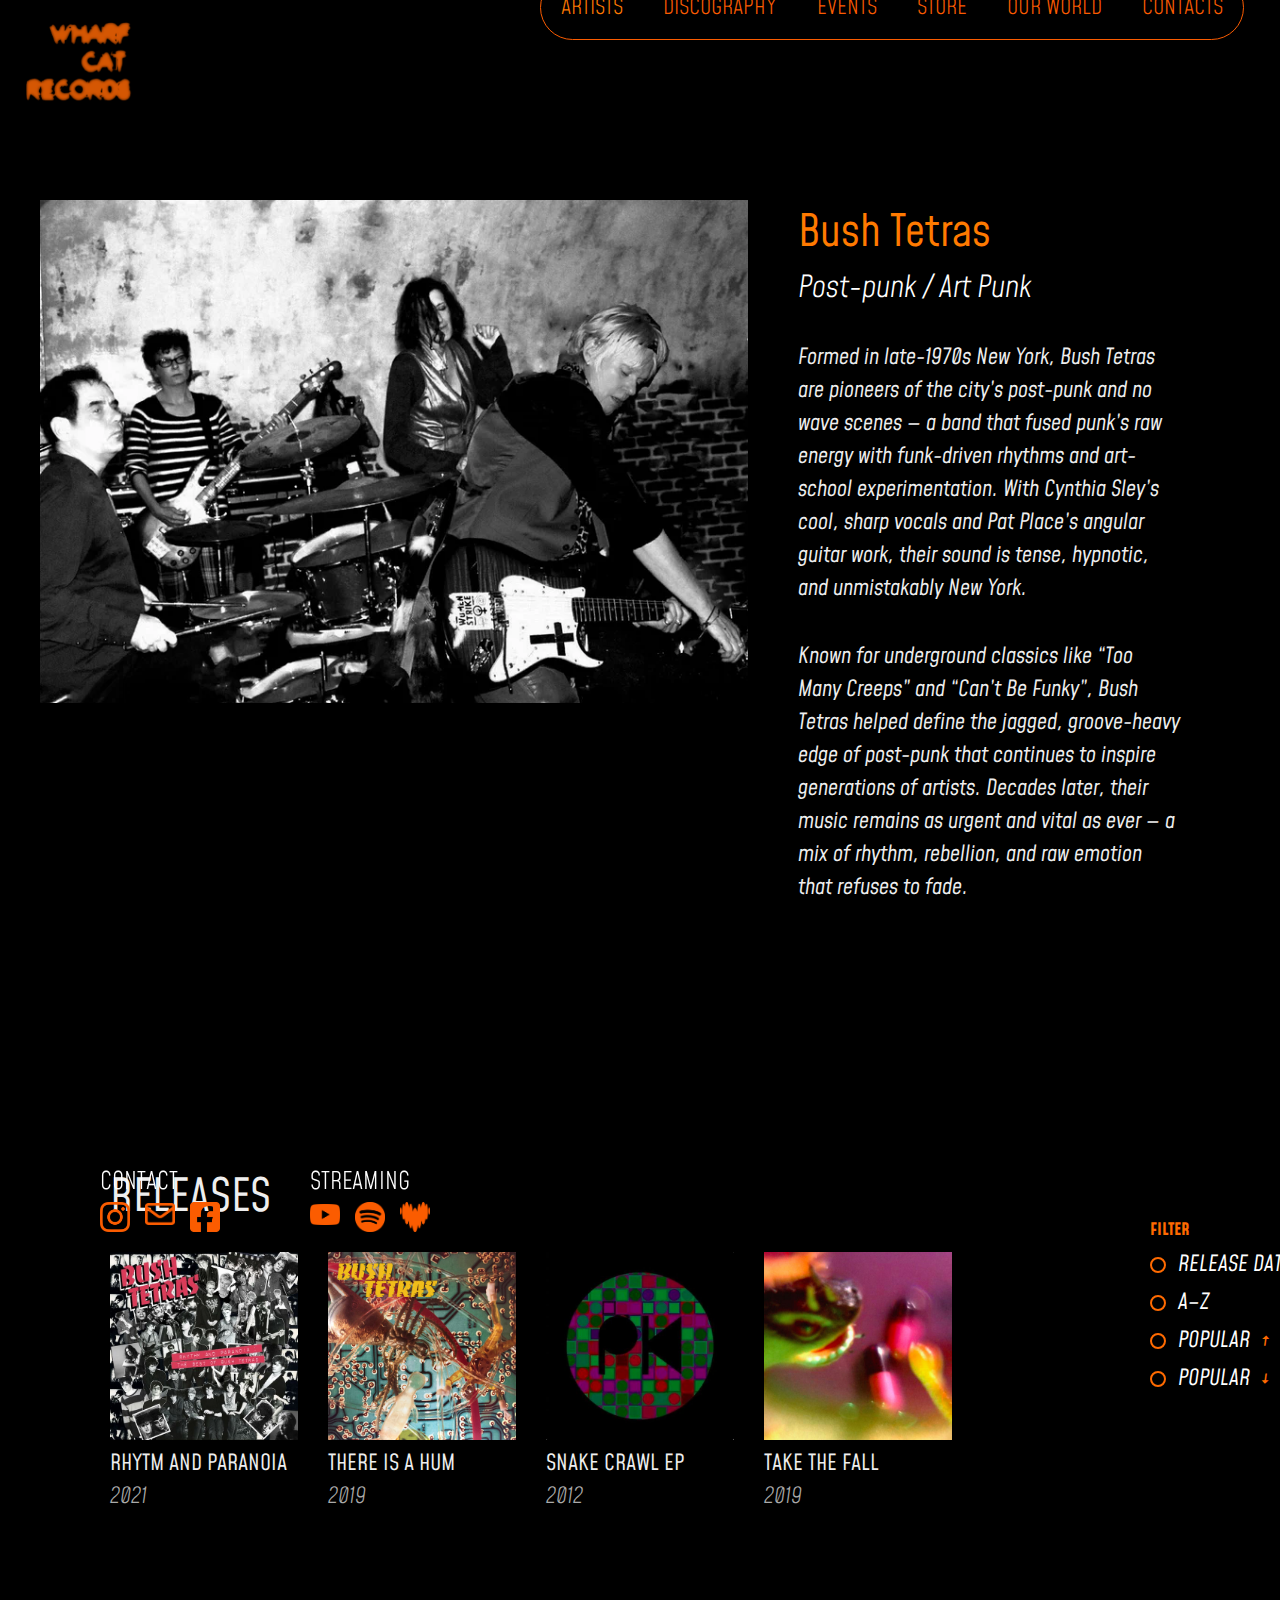
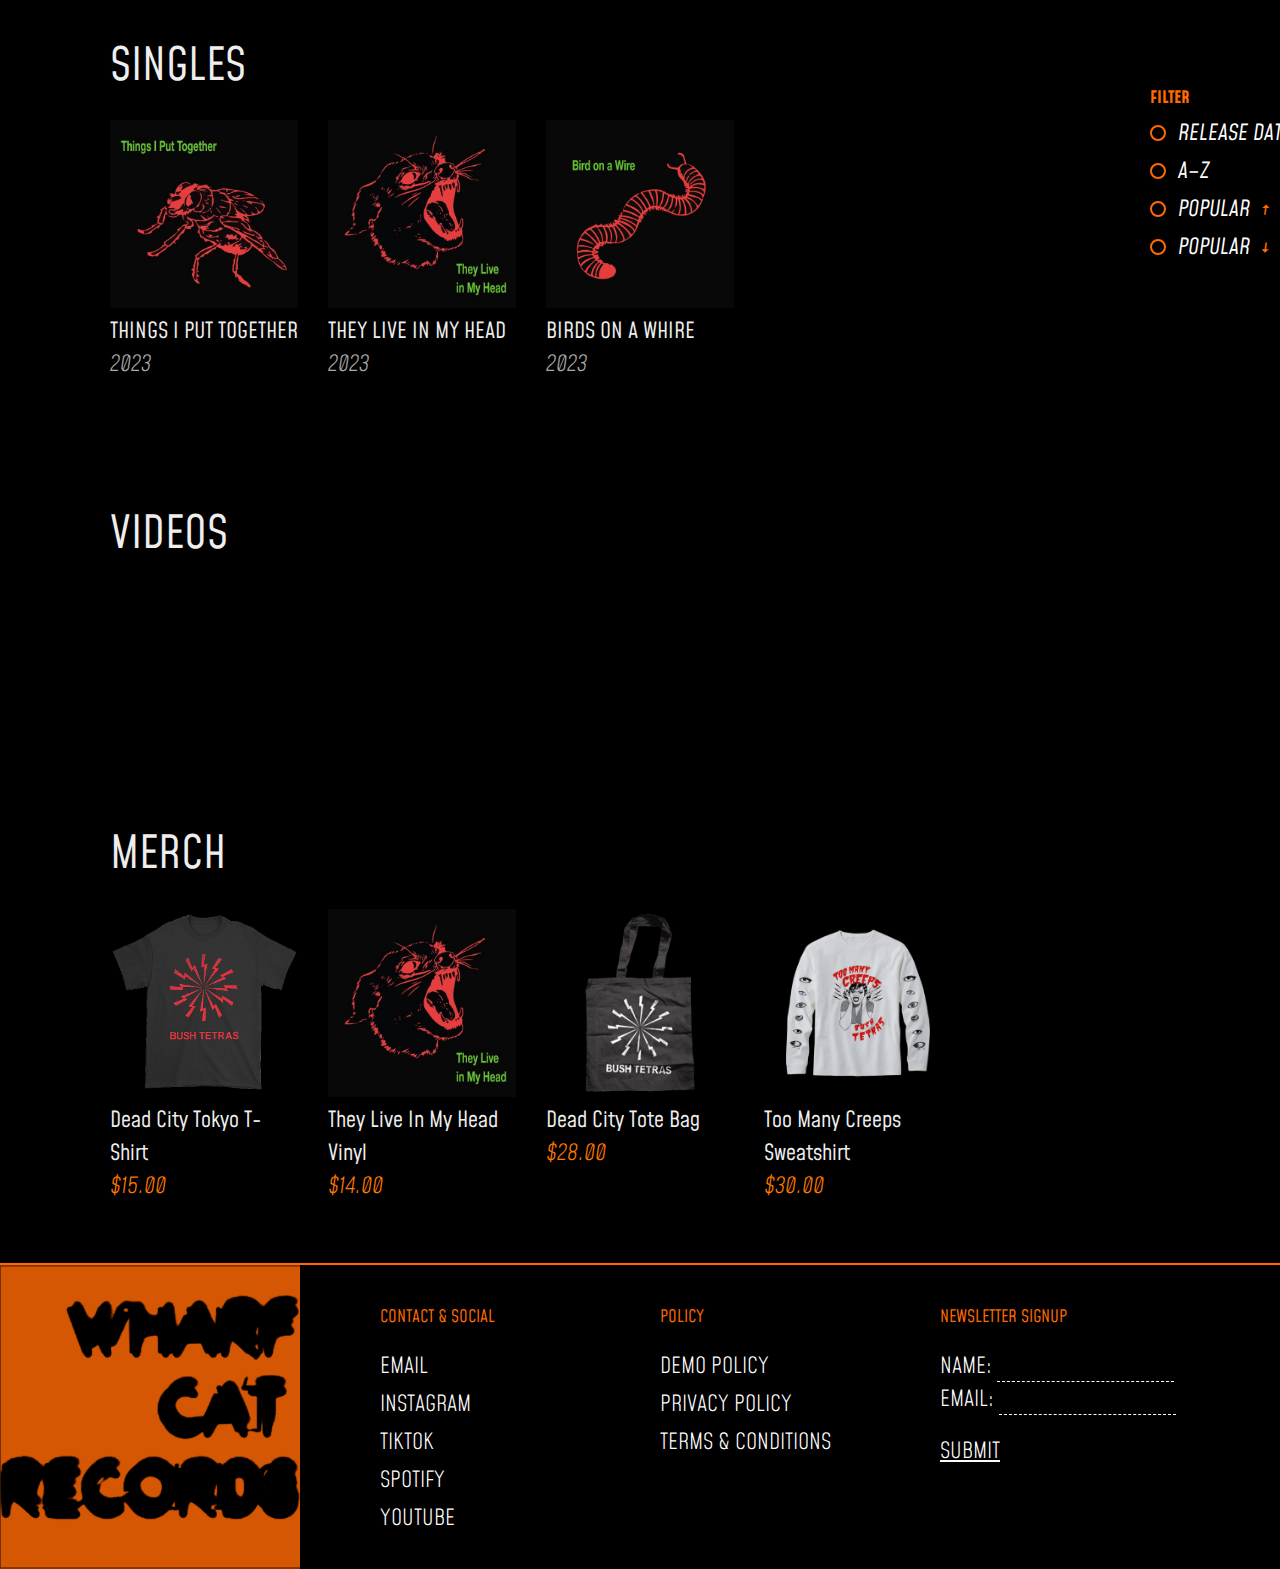
<file: src/artiste.html>
<!DOCTYPE html>
<html lang="fr">
  <head>
    <meta charset="UTF-8" />
    <title>Bush Tetras – Wharf Cat Records</title>
    <link rel="stylesheet" href="artiste.css" />
     <link rel="preconnect" href="https://fonts.googleapis.com" />
    <link rel="preconnect" href="https://fonts.gstatic.com" crossorigin />
    <link
      href="https://fonts.googleapis.com/css2?family=Lacquer&family=Mohave:ital,wght@0,300..700;1,300..700&display=swap"
      rel="stylesheet"
    />
  </head>
  <body>
          <img class="logo" src="/src/img/logo/logoooo.png" alt="" />
    <header class="header">

      <ul class="menu">
        <li><a href="artiste.html" class="link">ARTISTS</a>
</li>
        <li>DISCOGRAPHY</li>
        <li>EVENTS</li>
        <li>STORE</li>
        <li>OUR WORLD</li>
        <li>CONTACTS</li>
      </ul>
    </div>
    </header>


    <section class="artist-hero">
      <div class="artist-image">
        <img src="/src/img/Artistes/BushTetras.webp" alt="Bush Tetras live" />
      </div>

      <div class="artist-info">
        <h1>Bush Tetras</h1>
        <p class="genre">Post-punk / Art Punk</p>
        <p class="bio">
         Formed in late-1970s New York, Bush Tetras are pioneers of the city’s post-punk and no wave scenes — a band that fused punk’s raw energy with funk-driven rhythms and art-school experimentation. With Cynthia Sley’s cool, sharp vocals and Pat Place’s angular guitar work, their sound is tense, hypnotic, and unmistakably New York.

<p class="bio2"> Known for underground classics like “Too Many Creeps” and “Can’t Be Funky”, Bush Tetras helped define the jagged, groove-heavy edge of post-punk that continues to inspire generations of artists. Decades later, their music remains as urgent and vital as ever — a mix of rhythm, rebellion, and raw emotion that refuses to fade.</p>
        </p>
      </div>
    </section>


<section class="media">

  <div class="block">
    <h2>CONTACT</h2>
    <div class="icons">
      <a href="#"><img src="/src/img/Icon/instagram-brands-solid-full copie.png" alt="Instagram"></a>
      <a href="mailto:test@mail.com"><img src="/src/img/Icon/envelope-regular-full copie.png" alt="Email"></a>
      <a href="#"><img src="/src/img/Icon/square-facebook-brands-solid-full copie.png" alt="Facebook"></a>
    </div>
  </div>

  <div class="block">
    <h2>STREAMING</h2>
    <div class="icons">
      <a href="#"><img src="/src/img/Icon/youtube-brands-solid-full copie.png" alt="YouTube"></a>
      <a href="#"><img src="/src/img/Icon/spotify-brands-solid-full copie.png" alt="Spotify"></a>
      <a href="#"><img src="/src/img/Icon/deezer-brands-solid-full copie.png" alt="Deezer"></a>
    </div>
  </div>

</section>



   
    <section class="section">
      <h2>Releases</h2>
      <div class="grid">
        <div class="card">
          <img src="/src/img/Merch/RHYTHM AND PARANOIA.jpg" alt="" />
          <h3>RHYTM AND PARANOIA</h3>
          <span>2021</span>
        </div>
        <div class="card">
          <img src="/src/img/Merch/THERE IS A HUM.jpg" alt="" />
          <h3>THERE IS A HUM</h3>
          <span>2019</span>
        </div>
        <div class="card">
          <img src="/src/img/Merch/SNAKE CRAWL EP.jpg" alt="" />
          <h3>SNAKE CRAWL EP</h3>
          <span>2012</span>
        </div>
        <div class="card">
          <img src="/src/img/Merch/TAKE THE FALL.jpg" alt="" />
          <h3>TAKE THE FALL</h3>
          <span>2019</span>
        </div>
      </div>
    </section>

<div class="filter">
  <h2 class="filter-title">FILTER</h2>

  <div class="filter-item">
    <span class="radio"></span>
    <span class="label">RELEASE DATE</span>
  </div>

  <div class="filter-item">
    <span class="radio"></span>
    <span class="label">A–Z</span>
  </div>

  <div class="filter-item">
    <span class="radio"></span>
    <span class="label">POPULAR <span class="arrow">↑</span></span>
  </div>

  <div class="filter-item">
    <span class="radio"></span>
    <span class="label">POPULAR <span class="arrow">↓</span></span>
  </div>
</div>


    
    
    <section class="section">
      <h2>Singles</h2>
      <div class="grid">
        <div class="card">
          <img src="/src/img/Merch/THINGS I PUT TOGETHER.jpg" alt="" />
          <h3>THINGS I PUT TOGETHER</h3>
          <span>2023</span>
        </div>
        <div class="card">
          <img src="/src/img/Merch/THEY LIVE IN MY HEAD.jpg" alt="" />
          <h3>THEY LIVE IN MY HEAD</h3>
          <span>2023</span>
        </div>
        <div class="card">
          <img src="/src/img/Merch/BIRDS ON A WIRE.jpg" alt="" />
          <h3>BIRDS ON A WHIRE</h3>
          <span>2023</span>
        </div>
      </div>
    </section>

<div class="filter">
  <h2 class="filter-title">FILTER</h2>

  <div class="filter-item">
    <span class="radio"></span>
    <span class="label">RELEASE DATE</span>
  </div>

  <div class="filter-item">
    <span class="radio"></span>
    <span class="label">A–Z</span>
  </div>

  <div class="filter-item">
    <span class="radio"></span>
    <span class="label">POPULAR <span class="arrow">↑</span></span>
  </div>

  <div class="filter-item">
    <span class="radio"></span>
    <span class="label">POPULAR <span class="arrow">↓</span></span>
  </div>
</div>



    
    <section class="section">
      <h2>Videos</h2>
      <div class="grid">
        <div class="video-card">
          <iframe
            src="https://www.youtube.com/watch?v=aVOzOnqzoj8"
            allowfullscreen
          ></iframe>
        </div>
        <div class="video-card">
          <iframe
            src="https://www.youtube.com/watch?v=tgone7S2bE4"
            allowfullscreen
          ></iframe>
        </div>
        <div class="video-card">
          <iframe
            src="https://www.youtube.com/watch?v=4vCckRlT40Y"
            allowfullscreen
          ></iframe>
        </div>
      </div>
    </section>

 
    <section class="section">
      <h2>Merch</h2>
      <div class="grid">
        <div class="card merch">
          <img src="/src/img/Merch/Bush Tetras - Dead City Tokyo T-Shirt.png" alt="" />
          <h3>Dead City Tokyo T-Shirt</h3>
          <span>$15.00</span>
        </div>
        <div class="card merch">
          <img src="/src/img/Merch/THEY LIVE IN MY HEAD.jpg" alt="" />
          <h3>They Live In My Head Vinyl</h3>
          <span>$14.00</span>
        </div>
        <div class="card merch">
          <img src="/src/img/Merch/Bush Tetras - Dead City Tote Bag .png" alt="" />
          <h3>Dead City Tote Bag</h3>
          <span>$28.00</span>
        </div>
        <div class="card merch">
          <img src="/src/img/Merch/Bush Tetras - Too Many Creeps Sweatshirt .png" alt="" />
          <h3>Too Many Creeps Sweatshirt</h3>
          <span>$30.00</span>
        </div>
      </div>
    </section>

<footer class="footer">
  <div class="footer-image">
    <img src="/src/img/logo/logo-plein.png" alt="Footer artwork">
  </div>


  <div class="footer-column">
    <h4>CONTACT & SOCIAL</h4>
    <ul>
      <li><a href="#">EMAIL</a></li>
      <li><a href="#">INSTAGRAM</a></li>
      <li><a href="#">TIKTOK</a></li>
      <li><a href="#">SPOTIFY</a></li>
      <li><a href="#">YOUTUBE</a></li>
    </ul>
  </div>


  <div class="footer-column">
    <h4>POLICY</h4>
    <ul>
      <li><a href="#">DEMO POLICY</a></li>
      <li><a href="#">PRIVACY POLICY</a></li>
      <li><a href="#">TERMS & CONDITIONS</a></li>
    </ul>
  </div>


  <div class="footer-column newsletter">
    <h4>NEWSLETTER SIGNUP</h4>
    <form>
      <label>
        NAME:
        <input type="text">
      </label>
      <label>
        EMAIL:
        <input type="email">
      </label>
      <button type="submit">SUBMIT</button>
    </form>
  </div>
</footer>



      </div>
  </body>
</html>
</file>
<file: src/artiste.css>
* {
  margin: 0;
  padding: 0;
  box-sizing: border-box;
}

body {
  background: #000;
  color: #eee;
  font-family: Mohave;
  line-height: 1.5;
}

a {
  color: #ff7a00;
  text-decoration: none;
  font-size: 22px;
}

.header {
  display: flex;
  align-items: center;
  justify-content: space-between;
  position: fixed;
  top: 60;
  left: 0;
  width: 100%;
  z-index: 999;
}

.logo {
  width: 109.125px;
  height: 109.125px;
  flex-shrink: 0;
  aspect-ratio: 109.13/109.13;
  margin-top: 7px;
  margin-left: 24px;
  position: fixed;
}

ul.menu {
  list-style: none;
  display: flex;
  position: fixed;
  border-radius: 60px;
  z-index: 1000;
  font-family: Mohave;
  font-size: 22px;
  font-style: normal;
  font-weight: 300;
  margin-top: 15px;
  margin-left: 540px;
  background-color: #000;
  border-radius: 73.125px;
  border: 1px solid var(--Orange-orange---100, #fb5c00);
}

ul.menu li {
  padding: 15px 20px;
  color: var(--Orange-orange---100, #fb5c00);
  cursor: pointer;
  transition: background-color 0.3s;
  border-radius: 60px;
  display: flex;
}

ul.menu li:hover {
  background-color: rgba(196, 67, 2, 0.27);
  border-radius: 60px;
  display: flex;
}

.nav a {
  margin-left: 20px;
  text-transform: uppercase;
}

.artist-hero {
  display: grid;
  grid-template-columns: 1.6fr 1fr;
  gap: 50px;
  padding: 200px 40px;
}

.artist-image img {
  width: 100%;
  display: block;
}

.artist-info h1 {
  font-size: 44px;
  color: #ff7a00;
  font-weight: 400;
  margin-bottom: -10;
}

.genre {
  color: #ffffff;
  margin-bottom: 30px;
  font-size: 30px;
  font-style: italic;
  font-weight: lighter;
}

.bio {
  font-size: 22px;
  max-width: 500px;
  font-style: italic;
  padding-right: 60px;
}

.bio2 {
  font-size: 22px;
  max-width: 500px;
  font-style: italic;
  padding-right: 60px;
  margin-top: 35px;
}

.section {
  padding: 60px 110px;
}

.section h2 {
  font-size: 45px;
  margin-bottom: 20px;
  text-transform: uppercase;
  font-weight: 400;
}

.grid {
  display: grid;
  grid-template-columns: repeat(auto-fill, minmax(180px, 1fr));
  gap: 30px;
}

.card {
  cursor: pointer;
}

.card img {
  width: 100%;
}

.card h3 {
  font-size: 22px;
  font-weight: 400;
}

.card span {
  font-size: 22px;
  color: #aaa;
  font-weight: lighter;
  font-style: italic;
}

.video-card iframe {
  width: 100%;
  aspect-ratio: 16 / 9;
  border: none;
}

.merch span {
  color: #ff7a00;
}

.filter {
  display: flex;
  position: absolute;
  flex-direction: column;
  gap: 5px;
  color: white;
  margin-left: 1150px;
  margin-top: -355px;
  font-size: 22px;
}

.filter-title {
  color: #ff6a00;
  font-size: 17px;
}

.filter-item {
  display: flex;
  align-items: center;
  gap: 12px;
  cursor: pointer;
  font-style: italic;
}

.radio {
  width: 16px;
  height: 16px;
  border: 2px solid #ff6a00;
  border-radius: 50%;
}

.label {
  white-space: nowrap;
}

.arrow {
  color: #ff6a00;
  margin-left: 6px;
}

.footer {
  display: flex;
  background: #000;
  color: #fff;
  background-color: #000;
  border-top: 2px solid #ff6a00;
  gap: 80px;
  font-size: 22px;
  font-weight: lighter;
  font-family: Mohave;
}

.footer-image img {
  width: 300px;
  height: auto;
  display: block;
}

.footer-column {
  min-width: 200px;
}

.footer-column h4 {
  color: #ff6a00;
  font-size: 17px;
  font-weight: 400;
  margin-bottom: 20px;
  margin-top: 40px;
}

.footer-column ul {
  list-style: none;
  padding: 0;
}

.footer-column li {
  margin-bottom: 5px;
}

.footer-column a {
  color: white;
  text-decoration: none;
}

.footer-column a:hover {
  text-decoration: underline;
}

.newsletter form {
  display: flex;
  flex-direction: column;
}

.newsletter label {
  font-size: 22px;
}

.newsletter input {
  background: none;
  border: none;
  border-bottom: 1px dashed white;
  color: white;
  padding: 5px 0;
}

.newsletter input:focus {
  outline: none;
}

.newsletter button {
  background: none;
  border: none;
  color: white;
  font-weight: bold;
  cursor: pointer;
  margin-top: 20px;
  align-self: flex-start;
  font-family: Mohave;
  font-size: 22px;
  font-weight: lighter;
  text-decoration: underline;
}

.media {
  display: flex;
  justify-content: space-between;
  padding: 60px 100px;
  position: absolute;
  margin-top: -300;
  gap: 90px;
}

.block h2 {
  color: white;
  margin-bottom: 2px;
  font-weight: lighter;
}

.icons {
  display: flex;
  gap: 15px;
}

.icons img {
  width: 30px;
  cursor: pointer;
  transition: transform 0.2s ease, opacity 0.2s ease;
}

.icons img:hover {
  transform: scale(1.1);
  opacity: 0.8;
}
</file>
